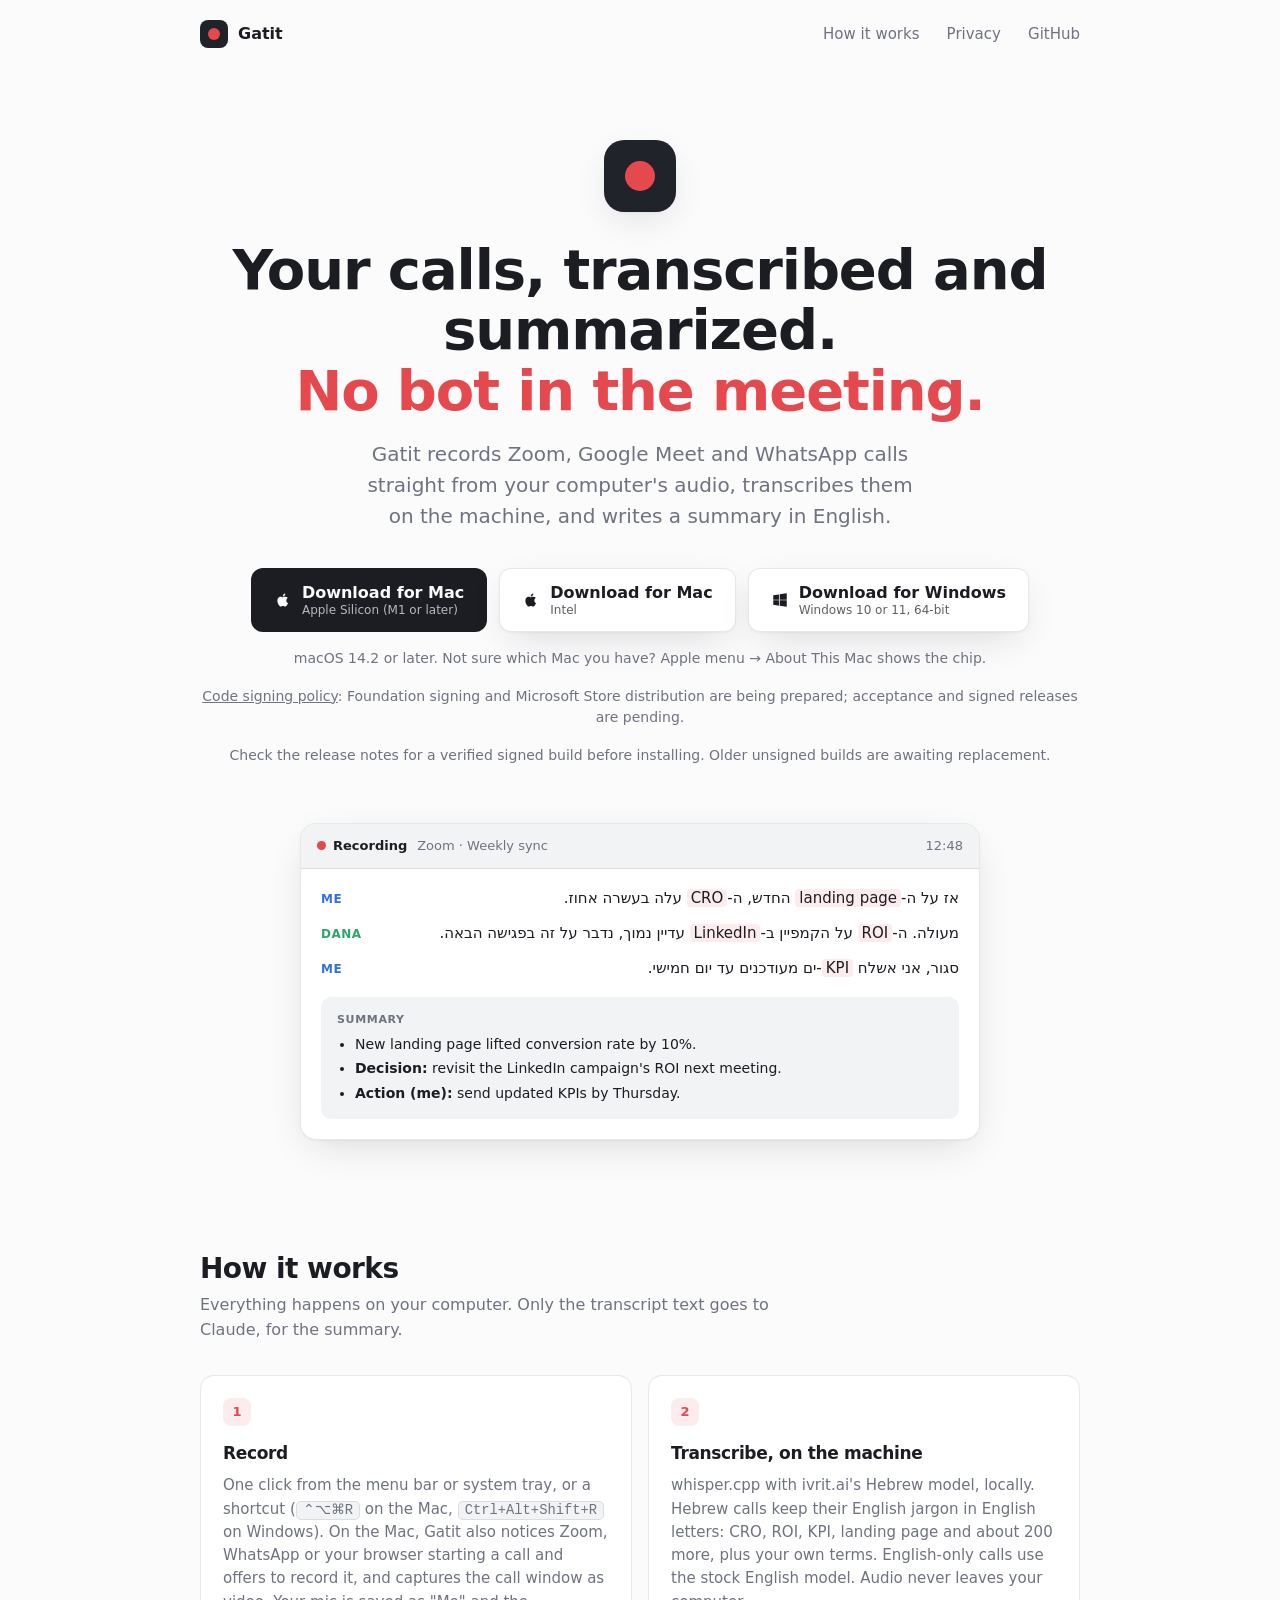
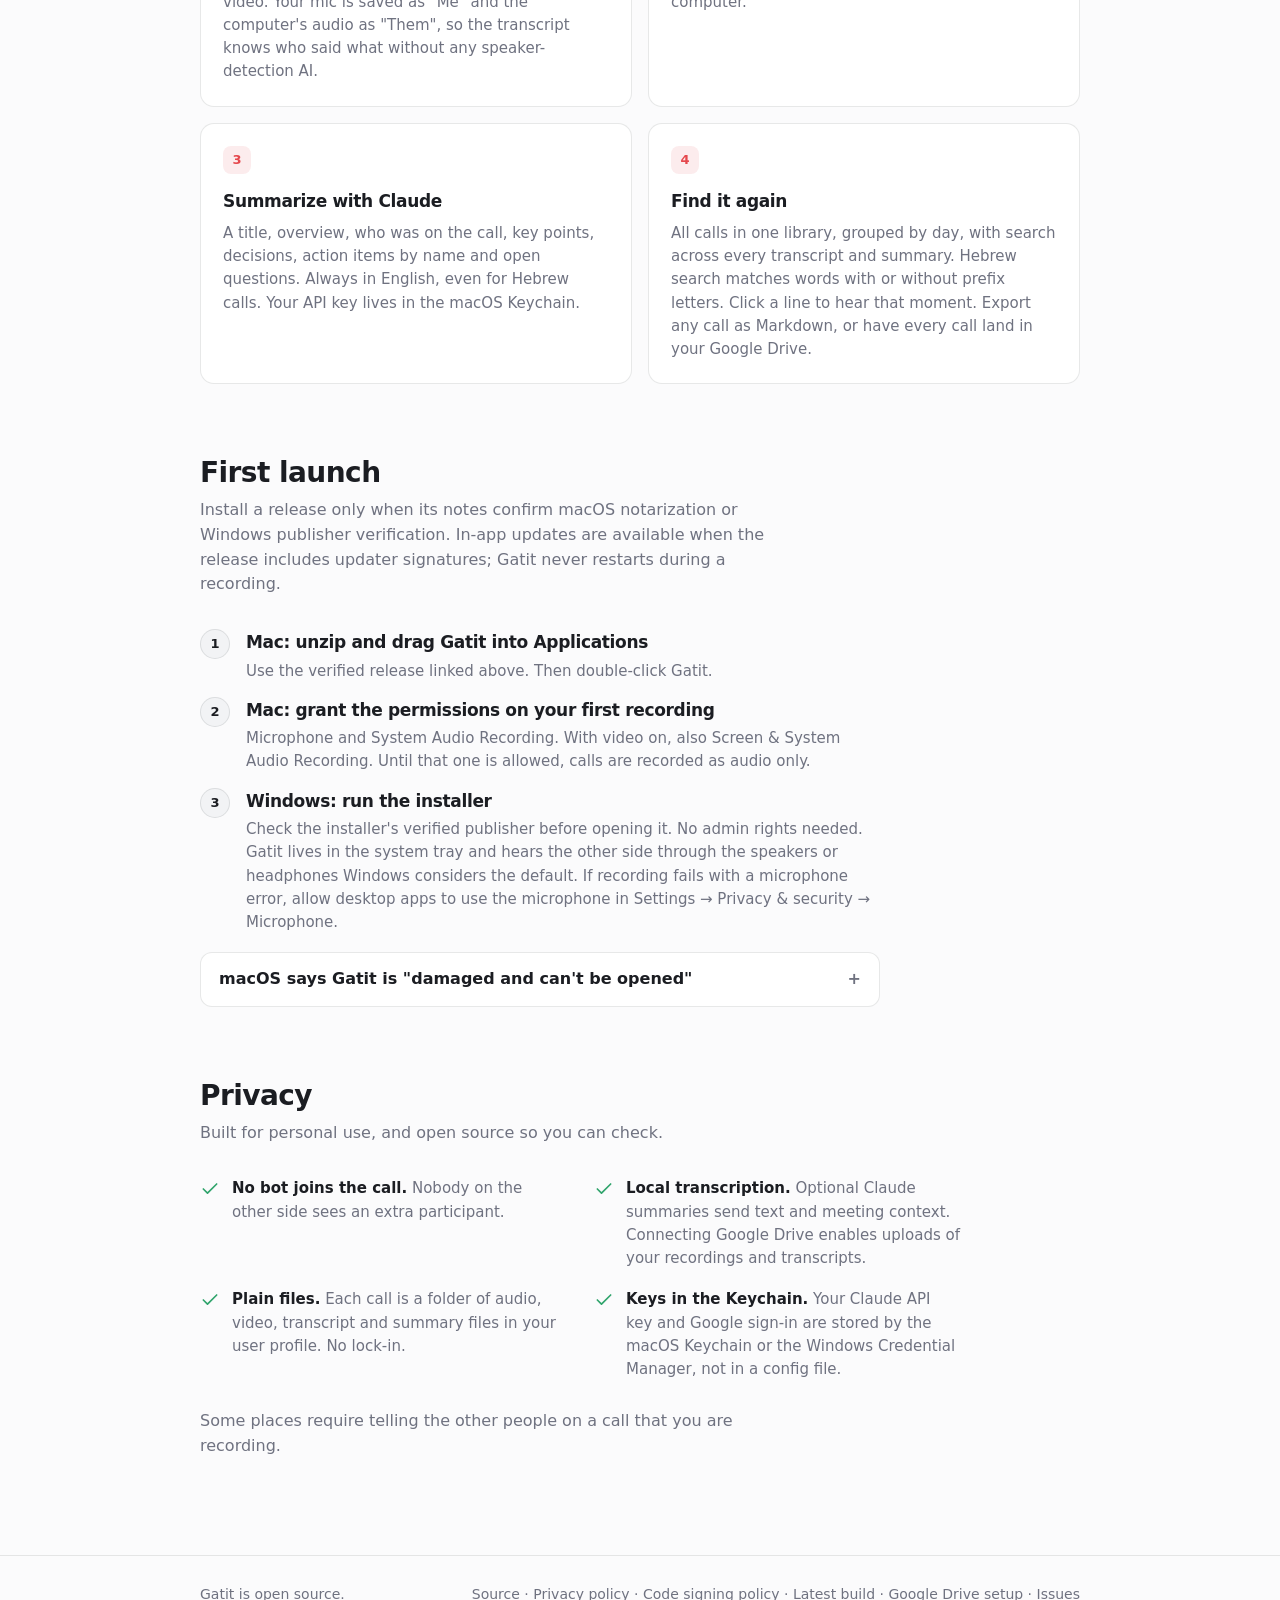
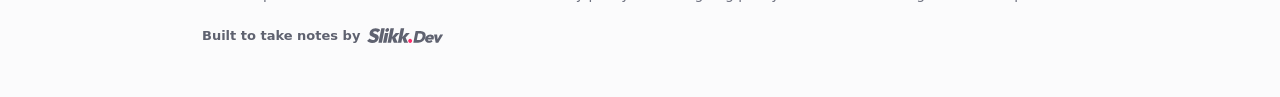
<file: site/index.html>
<!doctype html>
<html lang="en">
<head>
<meta charset="utf-8">
<meta name="viewport" content="width=device-width, initial-scale=1">
<title>Gatit</title>
<meta name="description" content="Gatit records, transcribes and summarizes your Zoom, Google Meet and WhatsApp calls on your Mac or Windows PC, without a bot joining the call.">
<meta property="og:title" content="Gatit">
<meta property="og:description" content="Record, transcribe and summarize your calls. No bot in the meeting.">
<meta property="og:type" content="website">
<link rel="icon" href="data:image/svg+xml,%3Csvg xmlns='http://www.w3.org/2000/svg' viewBox='0 0 64 64'%3E%3Crect width='64' height='64' rx='14' fill='%2320232a'/%3E%3Ccircle cx='32' cy='32' r='13' fill='%23e5484d'/%3E%3C/svg%3E">
<style>
  :root {
    color-scheme: light dark;
    --bg: #fbfbfc;
    --fg: #1b1d22;
    --muted: #6f7280;
    --credit: #5f6270;
    --line: rgba(27, 29, 34, 0.1);
    --panel: #ffffff;
    --panel-2: #f2f3f5;
    --accent: #e5484d;
    --accent-soft: rgba(229, 72, 77, 0.1);
    --me: #2f6feb;
    --them: #30a46c;
    --mark: #20232a;
    --shadow: 0 1px 2px rgba(0, 0, 0, 0.04), 0 12px 40px -12px rgba(27, 29, 34, 0.18);
  }
  @media (prefers-color-scheme: dark) {
    :root {
      --bg: #121317;
      --fg: #ececf1;
      --muted: #8b8d98;
      --credit: #9a9ca7;
      --line: rgba(236, 236, 241, 0.1);
      --panel: #1a1c22;
      --panel-2: #22252d;
      --accent-soft: rgba(229, 72, 77, 0.16);
      --me: #6ea0ff;
      --them: #4fcf8a;
      --mark: #2a2d36;
      --shadow: 0 1px 2px rgba(0, 0, 0, 0.3), 0 12px 40px -12px rgba(0, 0, 0, 0.6);
    }
  }
  * { box-sizing: border-box; }
  html { scroll-behavior: smooth; }
  body {
    margin: 0;
    background: var(--bg);
    color: var(--fg);
    font: 16px/1.55 -apple-system, BlinkMacSystemFont, "SF Pro Text", "Segoe UI", system-ui, sans-serif;
    -webkit-font-smoothing: antialiased;
    text-rendering: optimizeLegibility;
  }
  a { color: inherit; }
  .wrap { max-width: 920px; margin: 0 auto; padding: 0 20px; }
  h1, h2, h3 { font-weight: 600; letter-spacing: -0.02em; margin: 0; }
  h1 { font-size: clamp(34px, 6vw, 56px); line-height: 1.08; }
  h2 { font-size: 28px; line-height: 1.2; }
  h3 { font-size: 17px; }
  p { margin: 0; }
  .muted { color: var(--muted); }
  code, kbd {
    font-family: ui-monospace, "SF Mono", Menlo, Consolas, monospace;
    font-size: 0.92em;
  }
  kbd { border: 1px solid var(--line); border-radius: 5px; padding: 1px 6px; background: var(--panel-2); }
  code { background: var(--panel-2); border-radius: 5px; padding: 1px 5px; }

  header.top {
    display: flex; align-items: center; justify-content: space-between;
    padding: 20px 0;
  }
  .brand { display: inline-flex; align-items: center; gap: 10px; font-weight: 600; text-decoration: none; }
  .mark { width: 28px; height: 28px; border-radius: 8px; background: var(--mark); display: grid; place-items: center; }
  .mark i { width: 12px; height: 12px; border-radius: 50%; background: var(--accent); }
  nav a { text-decoration: none; color: var(--muted); margin-left: 22px; font-size: 15px; }
  nav a:hover { color: var(--fg); }

  .hero { padding: 72px 0 40px; text-align: center; }
  .hero .mark { width: 72px; height: 72px; border-radius: 20px; margin: 0 auto 28px; box-shadow: var(--shadow); }
  .hero .mark i { width: 30px; height: 30px; }
  .hero p.lead { font-size: 20px; max-width: 560px; margin: 18px auto 0; color: var(--muted); }
  .hero h1 em { font-style: normal; color: var(--accent); }

  .downloads { display: flex; flex-wrap: wrap; gap: 12px; justify-content: center; margin-top: 36px; }
  .btn {
    display: inline-flex; align-items: center; gap: 10px;
    padding: 14px 22px; border-radius: 12px; text-decoration: none; font-weight: 600;
    background: var(--fg); color: var(--bg); border: 1px solid transparent;
    transition: transform 0.12s ease, opacity 0.12s ease;
  }
  .btn:hover { transform: translateY(-1px); opacity: 0.92; }
  .btn.secondary { background: var(--panel); color: var(--fg); border-color: var(--line); box-shadow: var(--shadow); }
  .btn small { display: block; font-weight: 400; font-size: 12px; opacity: 0.7; line-height: 1.2; }
  .btn svg { width: 18px; height: 18px; flex: none; }
  .btn .label { text-align: left; line-height: 1.2; }
  .fineprint { margin-top: 16px; font-size: 14px; color: var(--muted); }
  .fineprint a { color: inherit; }
  #build-info:empty { display: none; }

  .demo {
    margin: 56px auto 0; max-width: 680px;
    background: var(--panel); border: 1px solid var(--line); border-radius: 16px;
    box-shadow: var(--shadow); overflow: hidden; text-align: left;
  }
  .demo .bar {
    display: flex; align-items: center; gap: 10px; padding: 12px 16px;
    border-bottom: 1px solid var(--line); background: var(--panel-2); font-size: 13px; color: var(--muted);
  }
  .demo .rec { display: inline-flex; align-items: center; gap: 7px; color: var(--fg); font-weight: 600; }
  .demo .rec i { width: 9px; height: 9px; border-radius: 50%; background: var(--accent); animation: pulse 1.6s ease-in-out infinite; }
  @keyframes pulse { 50% { opacity: 0.35; } }
  .demo .bar time { margin-left: auto; font-variant-numeric: tabular-nums; }
  .lines { padding: 18px 20px 6px; display: grid; gap: 12px; }
  .line { display: grid; grid-template-columns: 64px 1fr; gap: 12px; align-items: baseline; }
  .line .who { font-size: 12px; font-weight: 600; letter-spacing: 0.04em; text-transform: uppercase; }
  .line.me .who { color: var(--me); }
  .line.them .who { color: var(--them); }
  .line .what { font-size: 15px; }
  .line .what[dir="rtl"] { text-align: right; }
  .line .what b { font-weight: 500; color: var(--fg); background: var(--accent-soft); border-radius: 4px; padding: 0 4px; }
  .summary { margin: 10px 20px 20px; padding: 14px 16px; border-radius: 10px; background: var(--panel-2); font-size: 14px; }
  .summary .k { font-size: 11px; font-weight: 600; letter-spacing: 0.06em; text-transform: uppercase; color: var(--muted); margin-bottom: 6px; }
  .summary ul { margin: 0; padding-left: 18px; }
  .summary li + li { margin-top: 3px; }

  section { padding: 72px 0 0; }
  section > .wrap > h2 { margin-bottom: 8px; }
  section > .wrap > p.sub { color: var(--muted); max-width: 600px; margin-bottom: 32px; }

  .grid { display: grid; grid-template-columns: 1fr 1fr; gap: 16px; }
  .card {
    background: var(--panel); border: 1px solid var(--line); border-radius: 14px; padding: 22px;
  }
  .card .n { display: inline-grid; place-items: center; width: 28px; height: 28px; border-radius: 8px; background: var(--accent-soft); color: var(--accent); font-weight: 600; font-size: 13px; margin-bottom: 14px; }
  .card h3 { margin-bottom: 8px; }
  .card p { color: var(--muted); font-size: 15px; }

  .steps { counter-reset: s; display: grid; gap: 14px; max-width: 680px; }
  .step { display: grid; grid-template-columns: 32px 1fr; gap: 14px; align-items: start; }
  .step::before {
    counter-increment: s; content: counter(s);
    width: 28px; height: 28px; border-radius: 50%; display: grid; place-items: center;
    background: var(--panel-2); border: 1px solid var(--line); font-size: 13px; font-weight: 600;
  }
  .step h3 { margin-bottom: 4px; }
  .step p { color: var(--muted); font-size: 15px; }
  details { max-width: 680px; margin-top: 18px; border: 1px solid var(--line); border-radius: 12px; background: var(--panel); }
  summary { cursor: pointer; padding: 14px 18px; font-weight: 600; list-style: none; }
  summary::-webkit-details-marker { display: none; }
  summary::after { content: "+"; float: right; color: var(--muted); }
  details[open] summary::after { content: "–"; }
  details .body { padding: 0 18px 16px; color: var(--muted); font-size: 15px; }
  details .body p + p { margin-top: 10px; }

  .privacy { display: grid; grid-template-columns: 1fr 1fr; gap: 18px 28px; max-width: 760px; }
  .privacy div { display: grid; grid-template-columns: 22px 1fr; gap: 10px; align-items: start; color: var(--muted); font-size: 15px; }
  .privacy svg { width: 20px; height: 20px; color: var(--them); margin-top: 2px; }
  .privacy b { color: var(--fg); font-weight: 600; }

  footer { margin-top: 96px; padding: 28px 0 48px; border-top: 1px solid var(--line); color: var(--muted); font-size: 14px; }
  footer .wrap { display: flex; flex-wrap: wrap; gap: 8px 24px; justify-content: space-between; }
  footer a { text-decoration: none; }
  footer a:hover { text-decoration: underline; }
  /* Slikk.Dev attribution badge, from the canonical kit
     (github.com/SlikkDev/attribution). The wordmark paths, the dot colour,
     the link's rel and the focus ring are fixed; only the ink follows this
     page. The kit's 0.9 text opacity is left out: --credit already sits near
     the AA line on the light background. */
  footer .credit { margin-top: 16px; }
  .dsk-credit {
    all: revert;
    box-sizing: border-box;
    display: inline-flex; align-items: center; gap: .5em;
    font: 600 13px/1 -apple-system, BlinkMacSystemFont, "SF Pro Text", "Segoe UI", system-ui, sans-serif;
    color: var(--credit);
    text-decoration: none;
    padding: 6px 2px;
    border: 0; background: none;
    transition: color .18s ease;
  }
  footer a.dsk-credit:hover { text-decoration: none; }
  .dsk-credit:hover, .dsk-credit:focus-visible { color: var(--fg); }
  .dsk-credit:focus-visible { outline: 2px solid #FF2D6B; outline-offset: 3px; border-radius: 4px; }
  .dsk-credit__mark { height: 15px; width: auto; display: block; }

  @media (max-width: 600px) {
    nav a { margin-left: 14px; font-size: 14px; }
    .hero { padding-top: 48px; }
    .btn { width: 100%; justify-content: center; }
    .grid, .privacy { grid-template-columns: 1fr; }
    .line { grid-template-columns: 1fr; gap: 2px; }
    section { padding-top: 56px; }
  }
  @media (prefers-reduced-motion: reduce) {
    html { scroll-behavior: auto; }
    .demo .rec i { animation: none; }
    .btn { transition: none; }
    .dsk-credit { transition: none; }
  }
</style>
</head>
<body>

<div class="wrap">
  <header class="top">
    <a class="brand" href="#"><span class="mark"><i></i></span>Gatit</a>
    <nav>
      <a href="#how">How it works</a>
      <a href="#privacy">Privacy</a>
      <a href="https://github.com/SlikkDev/gatit">GitHub</a>
    </nav>
  </header>

  <main>
    <div class="hero">
      <span class="mark"><i></i></span>
      <h1>Your calls, transcribed and summarized.<br><em>No bot in the meeting.</em></h1>
      <p class="lead">Gatit records Zoom, Google Meet and WhatsApp calls straight from your computer's audio, transcribes them on the machine, and writes a summary in English.</p>

      <div class="downloads">
        <a class="btn" id="dl-arm" href="https://github.com/SlikkDev/gatit/releases/download/latest/Gatit-macos-apple-silicon.zip">
          <svg viewBox="0 0 24 24" fill="currentColor" aria-hidden="true"><path d="M16.37 12.6c-.02-2.2 1.8-3.26 1.88-3.31-1.03-1.5-2.62-1.7-3.19-1.73-1.36-.14-2.65.8-3.34.8-.69 0-1.75-.78-2.88-.76-1.48.02-2.85.86-3.61 2.19-1.54 2.67-.39 6.63 1.11 8.8.73 1.06 1.6 2.25 2.75 2.21 1.1-.04 1.52-.71 2.85-.71 1.33 0 1.71.71 2.88.69 1.19-.02 1.94-1.08 2.67-2.15.84-1.23 1.19-2.42 1.21-2.48-.03-.01-2.32-.89-2.33-3.55zM14.2 6.13c.61-.74 1.02-1.76.9-2.78-.88.04-1.94.58-2.57 1.32-.56.65-1.06 1.7-.93 2.7.98.08 1.98-.5 2.6-1.24z"/></svg>
          <span class="label">Download for Mac<small>Apple Silicon (M1 or later)</small></span>
        </a>
        <a class="btn secondary" id="dl-intel" href="https://github.com/SlikkDev/gatit/releases/download/latest/Gatit-macos-intel.zip">
          <svg viewBox="0 0 24 24" fill="currentColor" aria-hidden="true"><path d="M16.37 12.6c-.02-2.2 1.8-3.26 1.88-3.31-1.03-1.5-2.62-1.7-3.19-1.73-1.36-.14-2.65.8-3.34.8-.69 0-1.75-.78-2.88-.76-1.48.02-2.85.86-3.61 2.19-1.54 2.67-.39 6.63 1.11 8.8.73 1.06 1.6 2.25 2.75 2.21 1.1-.04 1.52-.71 2.85-.71 1.33 0 1.71.71 2.88.69 1.19-.02 1.94-1.08 2.67-2.15.84-1.23 1.19-2.42 1.21-2.48-.03-.01-2.32-.89-2.33-3.55zM14.2 6.13c.61-.74 1.02-1.76.9-2.78-.88.04-1.94.58-2.57 1.32-.56.65-1.06 1.7-.93 2.7.98.08 1.98-.5 2.6-1.24z"/></svg>
          <span class="label">Download for Mac<small>Intel</small></span>
        </a>
        <a class="btn secondary" id="dl-win" href="https://github.com/SlikkDev/gatit/releases/download/latest/Gatit-windows-setup.exe">
          <svg viewBox="0 0 24 24" fill="currentColor" aria-hidden="true"><path d="M3 5.6 10.6 4.5v7.1H3zM11.6 4.4 21 3v8.6h-9.4zM3 12.4h7.6v7.1L3 18.4zM11.6 12.4H21V21l-9.4-1.4z"/></svg>
          <span class="label">Download for Windows<small>Windows 10 or 11, 64-bit</small></span>
        </a>
      </div>
      <p class="fineprint">macOS 14.2 or later. Not sure which Mac you have? Apple menu → About This Mac shows the chip. <span id="build-info"></span></p>
      <p class="fineprint"><a href="code-signing.html">Code signing policy</a>: Foundation signing and Microsoft Store distribution are being prepared; acceptance and signed releases are pending.</p>
      <p class="fineprint">Check the release notes for a verified signed build before installing. Older unsigned builds are awaiting replacement.</p>

      <div class="demo" aria-label="Example transcript">
        <div class="bar">
          <span class="rec"><i></i>Recording</span>
          <span>Zoom · Weekly sync</span>
          <time>12:48</time>
        </div>
        <div class="lines">
          <div class="line me"><span class="who">Me</span><span class="what" dir="rtl" lang="he">אז על ה-<b>landing page</b> החדש, ה-<b>CRO</b> עלה בעשרה אחוז.</span></div>
          <div class="line them"><span class="who">Dana</span><span class="what" dir="rtl" lang="he">מעולה. ה-<b>ROI</b> על הקמפיין ב-<b>LinkedIn</b> עדיין נמוך, נדבר על זה בפגישה הבאה.</span></div>
          <div class="line me"><span class="who">Me</span><span class="what" dir="rtl" lang="he">סגור, אני אשלח <b>KPI</b>-ים מעודכנים עד יום חמישי.</span></div>
        </div>
        <div class="summary">
          <div class="k">Summary</div>
          <ul>
            <li>New landing page lifted conversion rate by 10%.</li>
            <li><b>Decision:</b> revisit the LinkedIn campaign's ROI next meeting.</li>
            <li><b>Action (me):</b> send updated KPIs by Thursday.</li>
          </ul>
        </div>
      </div>
    </div>

    <section id="how">
      <div class="wrap" style="padding:0">
        <h2>How it works</h2>
        <p class="sub">Everything happens on your computer. Only the transcript text goes to Claude, for the summary.</p>
        <div class="grid">
          <div class="card">
            <span class="n">1</span>
            <h3>Record</h3>
            <p>One click from the menu bar or system tray, or a shortcut (<kbd>⌃⌥⌘R</kbd> on the Mac, <kbd>Ctrl+Alt+Shift+R</kbd> on Windows). On the Mac, Gatit also notices Zoom, WhatsApp or your browser starting a call and offers to record it, and captures the call window as video. Your mic is saved as "Me" and the computer's audio as "Them", so the transcript knows who said what without any speaker-detection AI.</p>
          </div>
          <div class="card">
            <span class="n">2</span>
            <h3>Transcribe, on the machine</h3>
            <p>whisper.cpp with ivrit.ai's Hebrew model, locally. Hebrew calls keep their English jargon in English letters: CRO, ROI, KPI, landing page and about 200 more, plus your own terms. English-only calls use the stock English model. Audio never leaves your computer.</p>
          </div>
          <div class="card">
            <span class="n">3</span>
            <h3>Summarize with Claude</h3>
            <p>A title, overview, who was on the call, key points, decisions, action items by name and open questions. Always in English, even for Hebrew calls. Your API key lives in the macOS Keychain.</p>
          </div>
          <div class="card">
            <span class="n">4</span>
            <h3>Find it again</h3>
            <p>All calls in one library, grouped by day, with search across every transcript and summary. Hebrew search matches words with or without prefix letters. Click a line to hear that moment. Export any call as Markdown, or have every call land in your Google Drive.</p>
          </div>
        </div>
      </div>
    </section>

    <section id="install">
      <div class="wrap" style="padding:0">
        <h2>First launch</h2>
        <p class="sub">Install a release only when its notes confirm macOS notarization or Windows publisher verification. In-app updates are available when the release includes updater signatures; Gatit never restarts during a recording.</p>
        <div class="steps">
          <div class="step"><div><h3>Mac: unzip and drag Gatit into Applications</h3><p>Use the verified release linked above. Then double-click Gatit.</p></div></div>
          <div class="step"><div><h3>Mac: grant the permissions on your first recording</h3><p>Microphone and System Audio Recording. With video on, also Screen &amp; System Audio Recording. Until that one is allowed, calls are recorded as audio only.</p></div></div>
          <div class="step"><div><h3>Windows: run the installer</h3><p>Check the installer's verified publisher before opening it. No admin rights needed. Gatit lives in the system tray and hears the other side through the speakers or headphones Windows considers the default. If recording fails with a microphone error, allow desktop apps to use the microphone in Settings → Privacy &amp; security → Microphone.</p></div></div>
        </div>
        <details>
          <summary>macOS says Gatit is "damaged and can't be opened"</summary>
          <div class="body">
            <p>Stop and check that you downloaded a release whose notes confirm signing and notarization. Report the version and warning so we can investigate.</p>
            <p>The same applies to Windows publisher or SmartScreen warnings; reputation and organization policies can still affect a newly signed release.</p>
          </div>
        </details>
      </div>
    </section>

    <section id="privacy">
      <div class="wrap" style="padding:0">
        <h2>Privacy</h2>
        <p class="sub">Built for personal use, and open source so you can check.</p>
        <div class="privacy">
          <div><svg viewBox="0 0 24 24" fill="none" stroke="currentColor" stroke-width="2" stroke-linecap="round" stroke-linejoin="round" aria-hidden="true"><path d="M20 6 9 17l-5-5"/></svg><p><b>No bot joins the call.</b> Nobody on the other side sees an extra participant.</p></div>
          <div><svg viewBox="0 0 24 24" fill="none" stroke="currentColor" stroke-width="2" stroke-linecap="round" stroke-linejoin="round" aria-hidden="true"><path d="M20 6 9 17l-5-5"/></svg><p><b>Local transcription.</b> Optional Claude summaries send text and meeting context. Connecting Google Drive enables uploads of your recordings and transcripts.</p></div>
          <div><svg viewBox="0 0 24 24" fill="none" stroke="currentColor" stroke-width="2" stroke-linecap="round" stroke-linejoin="round" aria-hidden="true"><path d="M20 6 9 17l-5-5"/></svg><p><b>Plain files.</b> Each call is a folder of audio, video, transcript and summary files in your user profile. No lock-in.</p></div>
          <div><svg viewBox="0 0 24 24" fill="none" stroke="currentColor" stroke-width="2" stroke-linecap="round" stroke-linejoin="round" aria-hidden="true"><path d="M20 6 9 17l-5-5"/></svg><p><b>Keys in the Keychain.</b> Your Claude API key and Google sign-in are stored by the macOS Keychain or the Windows Credential Manager, not in a config file.</p></div>
        </div>
        <p class="sub" style="margin-top:28px">Some places require telling the other people on a call that you are recording.</p>
      </div>
    </section>
  </main>
</div>

<footer>
  <div class="wrap">
    <span>Gatit is open source.</span>
    <span>
      <a href="https://github.com/SlikkDev/gatit">Source</a> ·
      <a href="privacy.html">Privacy policy</a> ·
      <a href="code-signing.html">Code signing policy</a> ·
      <a href="https://github.com/SlikkDev/gatit/releases/tag/latest">Latest build</a> ·
      <a href="https://github.com/SlikkDev/gatit/blob/main/docs/google-drive.md">Google Drive setup</a> ·
      <a href="https://github.com/SlikkDev/gatit/issues">Issues</a>
    </span>
  </div>
  <div class="wrap credit">
    <a
      class="dsk-credit"
      href="https://slikk.dev/"
      target="_blank"
      rel="nofollow noopener noreferrer"
      aria-label="Built to take notes by Slikk.Dev (opens slikk.dev in a new tab)"
    >
      <span class="dsk-credit__text">Built to take notes by</span>
      <svg class="dsk-credit__mark" viewBox="25 -738 3844 756" aria-hidden="true" focusable="false">
        <path fill="currentColor" d="M282 12Q193 12 134 -16Q74 -43 31 -101L167 -214Q196 -176 234 -156Q272 -135 325 -135Q370 -135 397 -151Q425 -166 430 -193Q435 -218 420 -235Q406 -251 379 -263Q352 -276 318 -287Q285 -299 254 -316Q222 -332 197 -356Q172 -380 161 -416Q151 -452 161 -505Q175 -572 217 -621Q259 -669 322 -695Q385 -720 462 -720Q539 -720 599 -695Q659 -669 692 -623L555 -510Q529 -542 500 -558Q470 -574 430 -574Q394 -574 370 -561Q346 -548 342 -524Q337 -500 352 -485Q367 -470 394 -458Q421 -447 454 -435Q487 -423 519 -407Q551 -390 576 -366Q600 -340 611 -303Q621 -265 610 -210Q589 -105 503 -47Q416 12 282 12Z M602 0 747 -729H922L776 0Z M832 0 930 -489H1104L1006 0ZM1028 -546Q989 -546 968 -572Q948 -599 956 -638Q964 -678 995 -705Q1026 -732 1066 -732Q1106 -732 1126 -705Q1146 -678 1138 -638Q1130 -599 1099 -572Q1069 -546 1028 -546Z M1376 0 1274 -256 1473 -489H1664L1422 -226L1439 -290L1576 0ZM1062 0 1208 -729H1383L1237 0Z M1894 0 1792 -256 1991 -489H2182L1940 -226L1957 -290L2094 0ZM1580 0 1726 -729H1901L1755 0Z M2459 0 2485 -128H2626Q2676 -128 2717 -147Q2757 -166 2785 -204Q2813 -241 2823 -295Q2834 -349 2821 -386Q2808 -422 2775 -442Q2743 -461 2693 -461H2545L2571 -588H2719Q2787 -588 2840 -567Q2894 -546 2928 -507Q2963 -468 2975 -414Q2988 -360 2975 -294Q2961 -228 2927 -174Q2893 -120 2843 -81Q2793 -42 2732 -21Q2670 0 2603 0ZM2359 0 2477 -588H2626L2508 0Z M3147 10Q3078 10 3031 -17Q2984 -44 2964 -93Q2944 -141 2957 -203Q2969 -264 3008 -312Q3046 -360 3102 -388Q3158 -415 3221 -415Q3283 -415 3325 -389Q3367 -363 3385 -317Q3402 -271 3391 -212Q3388 -200 3384 -187Q3381 -175 3374 -158L3015 -156L3034 -249L3335 -251L3262 -211Q3268 -245 3263 -267Q3259 -289 3244 -300Q3228 -312 3202 -312Q3175 -312 3152 -299Q3129 -286 3114 -261Q3098 -237 3091 -203Q3084 -168 3091 -144Q3098 -120 3117 -107Q3136 -95 3168 -95Q3197 -95 3222 -104Q3247 -114 3269 -135L3330 -60Q3293 -25 3246 -8Q3200 10 3147 10Z M3488 0 3404 -406H3559L3595 -64H3536L3709 -406H3862L3615 0Z"/>
        <path fill="#FF2D6B" d="M2200 12Q2157 12 2129 -18Q2100 -47 2100 -90Q2100 -133 2129 -162Q2157 -191 2200 -191Q2244 -191 2272 -162Q2300 -133 2300 -90Q2300 -47 2272 -18Q2244 12 2200 12Z"/>
      </svg>
    </a>
  </div>
</footer>

<script>
  // Show when the latest build was published. Quietly skips if the API is unreachable.
  fetch("https://api.github.com/repos/SlikkDev/gatit/releases/tags/latest", { headers: { Accept: "application/vnd.github+json" } })
    .then(r => r.ok ? r.json() : null)
    .then(rel => {
      if (!rel || !rel.published_at) return;
      const when = new Date(rel.published_at).toLocaleDateString(undefined, { year: "numeric", month: "short", day: "numeric" });
      document.getElementById("build-info").textContent = "Latest build: " + when + ".";
    })
    .catch(() => {});
</script>
</body>
</html>
</file>
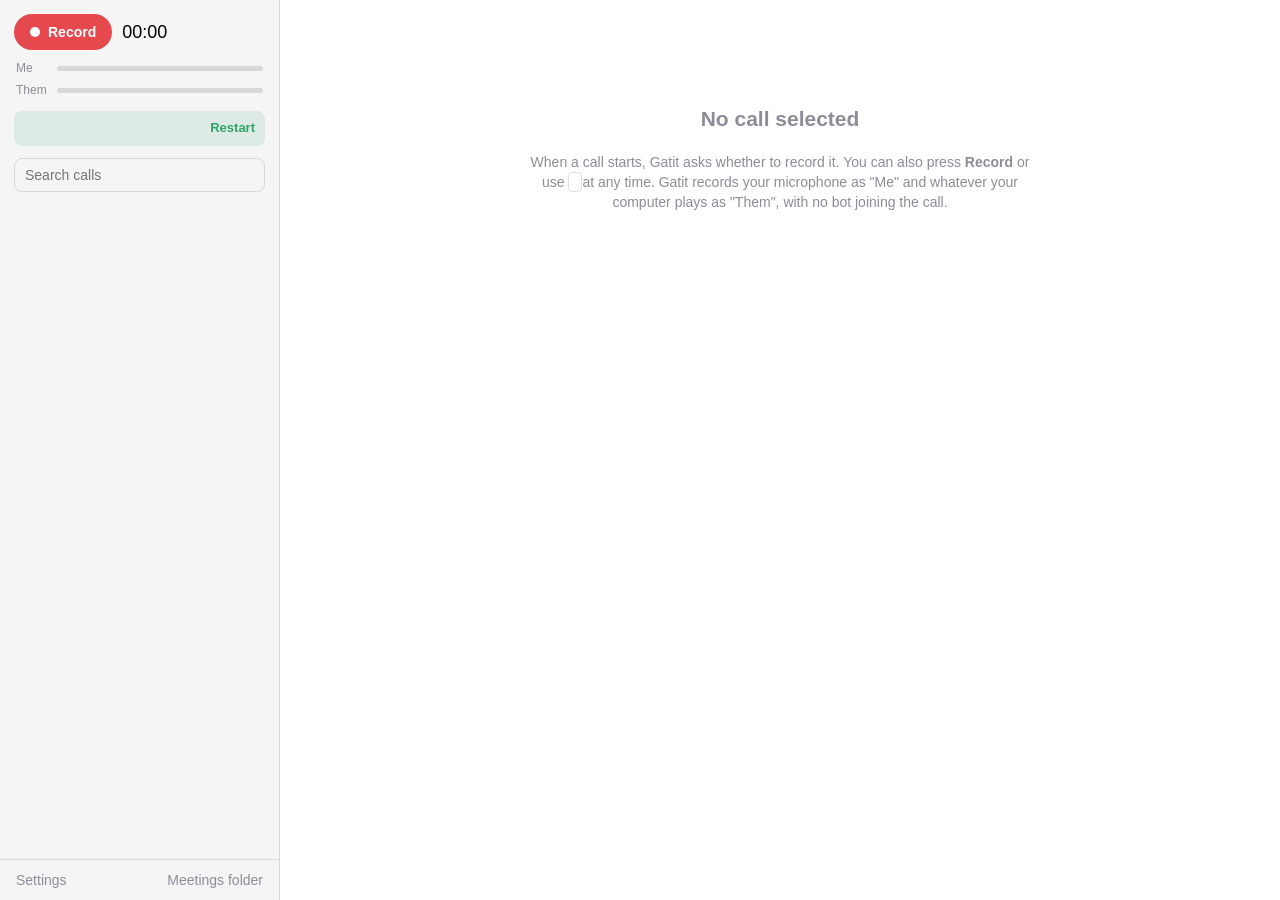
<file: app/ui/index.html>
<!doctype html>
<html lang="en">
<head>
  <meta charset="utf-8">
  <title>Gatit</title>
  <link rel="stylesheet" href="styles.css">
</head>
<body>
  <aside id="sidebar">
    <div class="record-bar">
      <button id="record" class="record" title="Start or stop recording">
        <span class="dot"></span><span id="record-label">Record</span>
      </button>
      <span id="timer">00:00</span>
    </div>
    <div class="meters" id="meters" hidden>
      <span>Me</span><div class="meter"><div id="meter-mic"></div></div>
      <span>Them</span><div class="meter"><div id="meter-system"></div></div>
    </div>
    <div id="notice" class="notice" hidden></div>
    <div id="update" class="update" hidden><span id="update-text"></span> <button id="restart" class="link">Restart</button></div>
    <input id="search" type="search" placeholder="Search calls" autocomplete="off">
    <nav id="meetings"></nav>
    <footer>
      <button id="open-settings" class="link">Settings</button>
      <button id="open-folder" class="link">Meetings folder</button>
    </footer>
  </aside>

  <main id="main">
    <section id="empty" class="empty">
      <h2>No call selected</h2>
      <p id="empty-intro">When a call starts, Gatit asks whether to record it. You can also press <b>Record</b> or use <kbd id="shortcut-hint"></kbd> at any time. Gatit records your microphone as "Me" and whatever your computer plays as "Them", with no bot joining the call.</p>
      <p id="empty-hint" class="muted"></p>
    </section>

    <section id="detail" hidden>
      <header class="detail-header">
        <input id="title" class="title" spellcheck="false">
        <input id="participants" class="participants" placeholder="Who else was on the call?" spellcheck="false" title="The other people on the call. With one name, their lines in the transcript carry it.">
        <div class="meta">
          <span id="when"></span>
          <select id="source-app">
            <option value="">Unknown app</option>
            <option>Zoom</option>
            <option>Meet</option>
            <option>WhatsApp</option>
            <option>Phone</option>
            <option>Other</option>
          </select>
          <span id="status-pill" class="pill"></span>
        </div>
        <div id="progress" class="progress" hidden>
          <div class="bar"><div id="progress-fill"></div></div>
          <span id="progress-label"></span>
        </div>
        <div id="error" class="error" hidden></div>
        <div id="drive-line" class="drive" hidden></div>
        <div class="actions">
          <button id="summarize">Summarize</button>
          <button id="copy-summary">Copy summary</button>
          <button id="transcribe" title="Transcribe again">Re-transcribe</button>
          <select id="language" title="Transcription language">
            <option value="he">Hebrew</option>
            <option value="en">English</option>
            <option value="auto">Auto</option>
          </select>
          <button id="reveal">Show in Finder</button>
          <button id="delete" class="danger">Delete</button>
        </div>
      </header>

      <video id="video" class="video" muted playsinline preload="metadata" hidden></video>
      <div class="player" id="player" hidden>
        <button id="play" class="play">▶</button>
        <input id="seek" type="range" min="0" max="100" value="0" step="0.1">
        <span id="player-time">00:00</span>
      </div>

      <article id="summary" class="summary"></article>
      <article id="transcript" class="transcript"></article>
    </section>

    <section id="settings" hidden>
      <h2>Settings</h2>

      <h3>You</h3>
      <label>Your name
        <input id="s-name" placeholder="As it should appear in transcripts" autocomplete="off">
        <small>Shown instead of "Me" on your lines, and told to Claude so summaries name you.</small>
      </label>

      <h3>Recording</h3>
      <label><input id="s-ask" type="checkbox"> Ask to record when a Zoom, Meet or WhatsApp call starts
        <small>A small pop-up appears in the top-right corner. Gatit notices calls by which app is using the microphone; it never joins them.</small>
      </label>
      <label>Start/stop shortcut
        <input id="s-shortcut" placeholder="Control+Alt+Super+R">
        <small id="shortcut-help">Use Tauri key names, for example <code>Control+Alt+Super+R</code> (Super is the Command key).</small>
      </label>
      <label><input id="s-video" type="checkbox"> Also record the call's video (Zoom, Meet or WhatsApp window)</label>

      <h3>Transcription</h3>
      <label>Language of new calls
        <select id="s-language">
          <option value="he">Hebrew (with English terms)</option>
          <option value="en">English</option>
          <option value="auto">Detect from the call</option>
        </select>
      </label>
      <label>Hebrew model
        <select id="s-model">
          <option value="compressed">Compressed (faster, recommended on Intel Macs and Windows)</option>
          <option value="full">Full (slower, slightly more accurate)</option>
        </select>
      </label>
      <label>When to transcribe
        <select id="s-when">
          <option value="now">Right after the call</option>
          <option value="on_power">When plugged in</option>
          <option value="manual">Only when I ask</option>
        </select>
      </label>
      <div id="models" class="models"></div>
      <label><input id="s-builtin-vocab" type="checkbox"> Keep English terms said in Hebrew in English letters
        <small>A built-in list of business, marketing and tech terms Israelis say in English (KPI, landing page, LinkedIn…). Everyday loanwords like מייל or פידבק stay in Hebrew.</small>
      </label>
      <details class="vocab-list">
        <summary id="builtin-vocab-summary">See the built-in terms</summary>
        <div id="builtin-vocab"></div>
      </details>
      <label>Your own terms (one per line: <code>Term = Hebrew spelling, another spelling</code>)
        <textarea id="s-vocab" rows="6" spellcheck="false"></textarea>
        <small>Names, products and jargon from your own calls. They're given to Whisper as a hint first, and the Hebrew-letter spellings you list are rewritten to the term.</small>
      </label>

      <h3>Summaries</h3>
      <label>Claude API key
        <input id="s-key" type="password" placeholder="sk-ant-…" autocomplete="off">
        <small id="key-status"></small>
      </label>
      <label><input id="s-auto" type="checkbox"> Summarize automatically after transcribing</label>
      <label>Claude model <input id="s-claude-model"></label>
      <button id="edit-prompt" class="link">Edit the summary instructions</button>

      <h3>Google Drive</h3>
      <div id="drive-connected" hidden>
        <p id="drive-account"></p>
        <label><input id="s-drive-upload" type="checkbox"> Upload every call to Google Drive automatically</label>
        <small>Each call becomes a folder in your Drive, <code>Gatit / date / time and title</code>, holding the same files as the meetings folder. The folder is renamed when the title changes.</small>
        <button id="drive-disconnect" class="link">Disconnect Google Drive</button>
      </div>
      <div id="drive-setup" hidden>
        <p class="muted">Gatit uploads through your own Google Cloud project, so no one else's keys are involved. It only ever sees the files it created. <button id="drive-guide" class="link">Setup guide</button></p>
        <label>OAuth client ID
          <input id="s-drive-id" placeholder="….apps.googleusercontent.com" autocomplete="off" spellcheck="false">
        </label>
        <label>OAuth client secret
          <input id="s-drive-secret" type="password" autocomplete="off">
          <small>Both are stored in the macOS Keychain. Signing in opens your browser.</small>
        </label>
        <button id="drive-connect">Connect Google Drive</button>
        <small id="drive-message"></small>
      </div>

      <div class="actions">
        <button id="save-settings" class="primary">Save</button>
        <button id="close-settings">Cancel</button>
      </div>
      <p id="settings-message" class="muted"></p>
      <p id="about" class="muted"></p>
    </section>
  </main>

  <script src="main.js"></script>
</body>
</html>
</file>
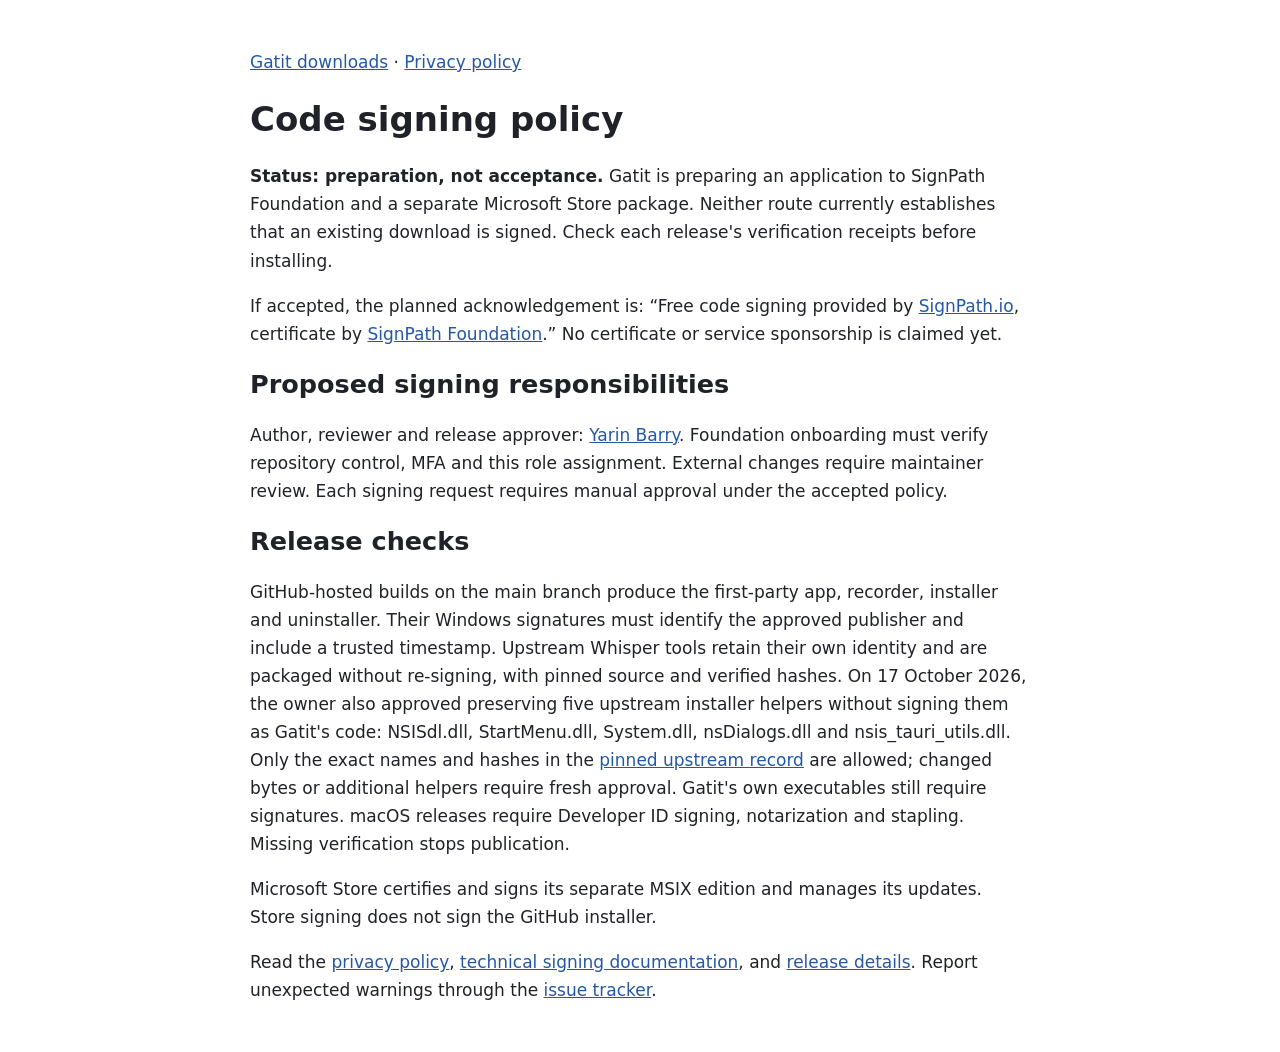
<file: site/code-signing.html>
<!doctype html>
<html lang="en"><head><meta charset="utf-8"><meta name="viewport" content="width=device-width, initial-scale=1"><title>Gatit code signing policy</title><style>body{font:17px/1.65 system-ui,sans-serif;max-width:780px;margin:48px auto;padding:0 24px;color:#20222a}a{color:#2458a5}h1,h2{line-height:1.2}li{margin:10px 0}</style></head>
<body><nav><a href="./">Gatit downloads</a> · <a href="privacy.html">Privacy policy</a></nav><main><h1>Code signing policy</h1>
<p><b>Status: preparation, not acceptance.</b> Gatit is preparing an application to SignPath Foundation and a separate Microsoft Store package. Neither route currently establishes that an existing download is signed. Check each release's verification receipts before installing.</p>
<p>If accepted, the planned acknowledgement is: “Free code signing provided by <a href="https://about.signpath.io/">SignPath.io</a>, certificate by <a href="https://signpath.org/">SignPath Foundation</a>.” No certificate or service sponsorship is claimed yet.</p>
<h2>Proposed signing responsibilities</h2><p>Author, reviewer and release approver: <a href="https://github.com/Sweatpantslife">Yarin Barry</a>. Foundation onboarding must verify repository control, MFA and this role assignment. External changes require maintainer review. Each signing request requires manual approval under the accepted policy.</p>
<h2>Release checks</h2><p>GitHub-hosted builds on the main branch produce the first-party app, recorder, installer and uninstaller. Their Windows signatures must identify the approved publisher and include a trusted timestamp. Upstream Whisper tools retain their own identity and are packaged without re-signing, with pinned source and verified hashes. On 17 October 2026, the owner also approved preserving five upstream installer helpers without signing them as Gatit's code: NSISdl.dll, StartMenu.dll, System.dll, nsDialogs.dll and nsis_tauri_utils.dll. Only the exact names and hashes in the <a href="https://github.com/SlikkDev/gatit/blob/main/packaging/windows/nsis-upstream.json">pinned upstream record</a> are allowed; changed bytes or additional helpers require fresh approval. Gatit's own executables still require signatures. macOS releases require Developer ID signing, notarization and stapling. Missing verification stops publication.</p><p>Microsoft Store certifies and signs its separate MSIX edition and manages its updates. Store signing does not sign the GitHub installer.</p><p>Read the <a href="privacy.html">privacy policy</a>, <a href="https://github.com/SlikkDev/gatit/blob/main/docs/signing.md">technical signing documentation</a>, and <a href="https://github.com/SlikkDev/gatit/releases/tag/latest">release details</a>. Report unexpected warnings through the <a href="https://github.com/SlikkDev/gatit/issues">issue tracker</a>.</p></main></body></html>
</file>
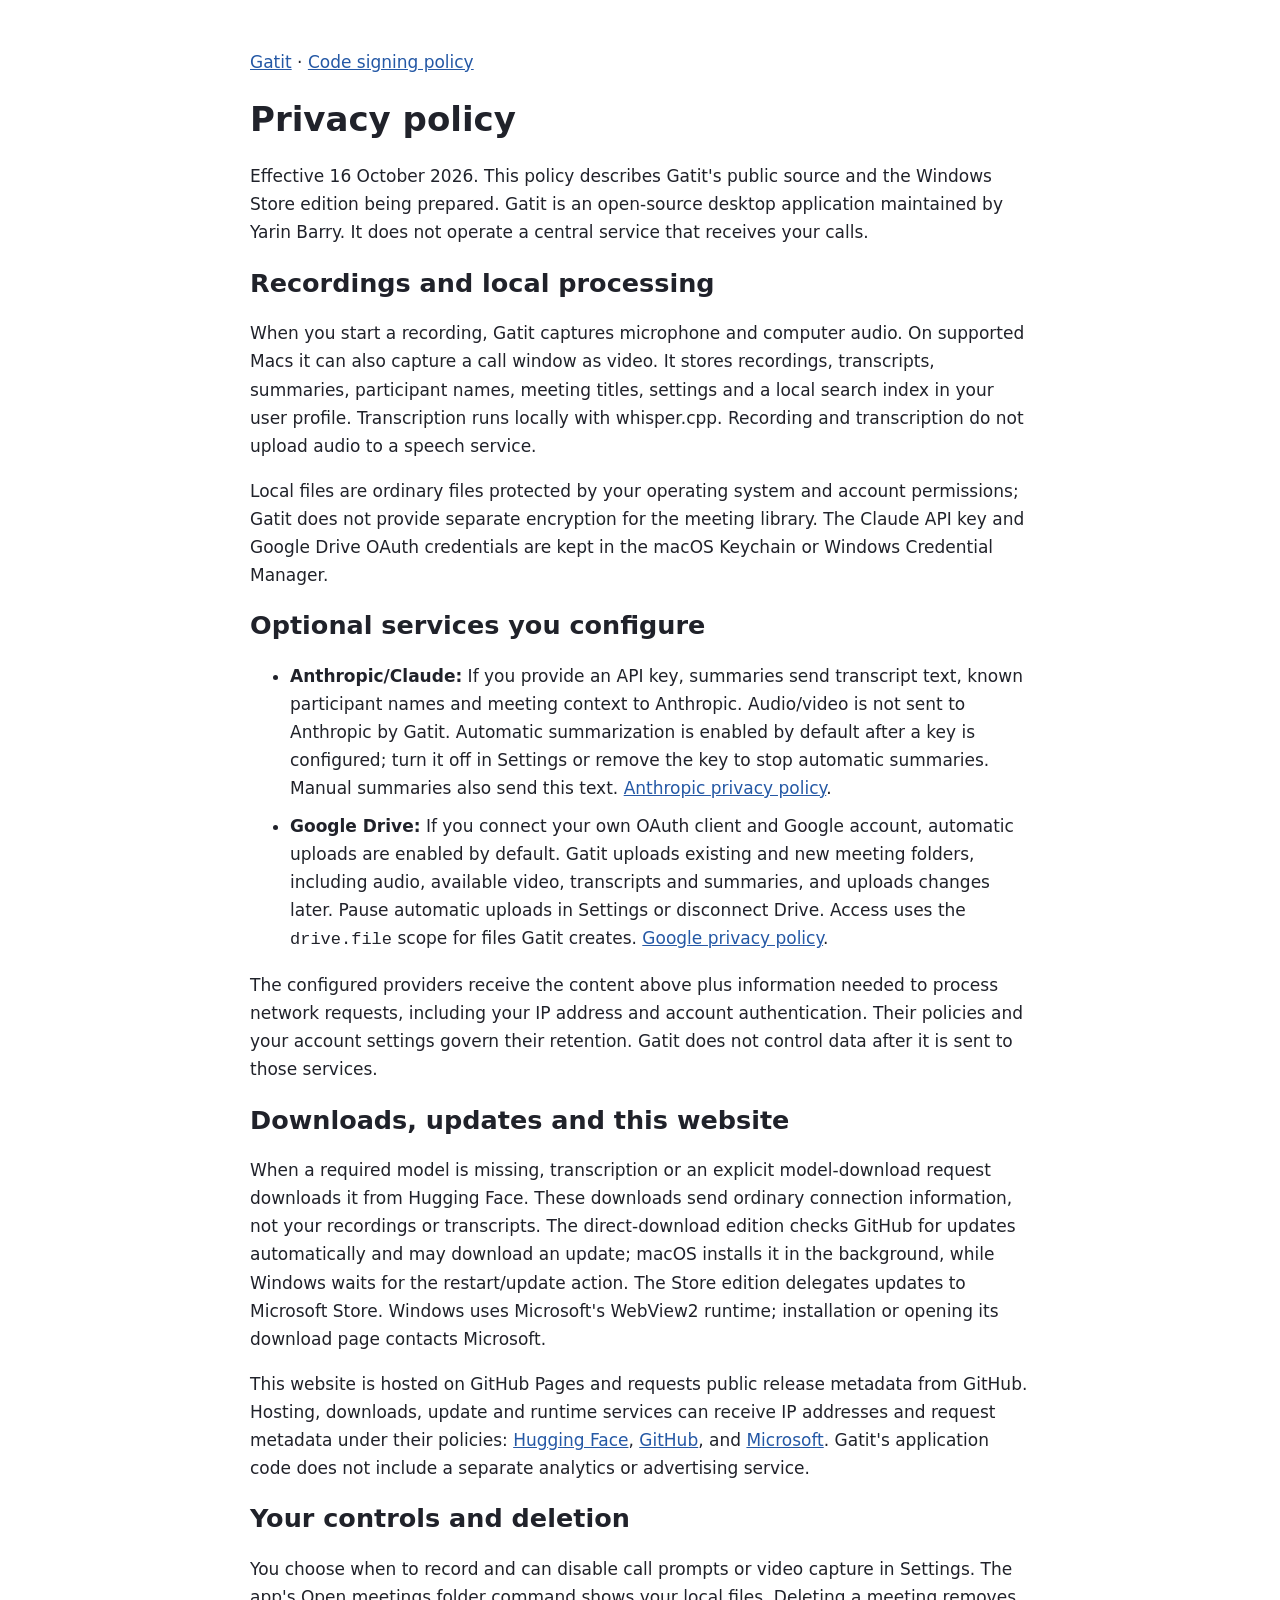
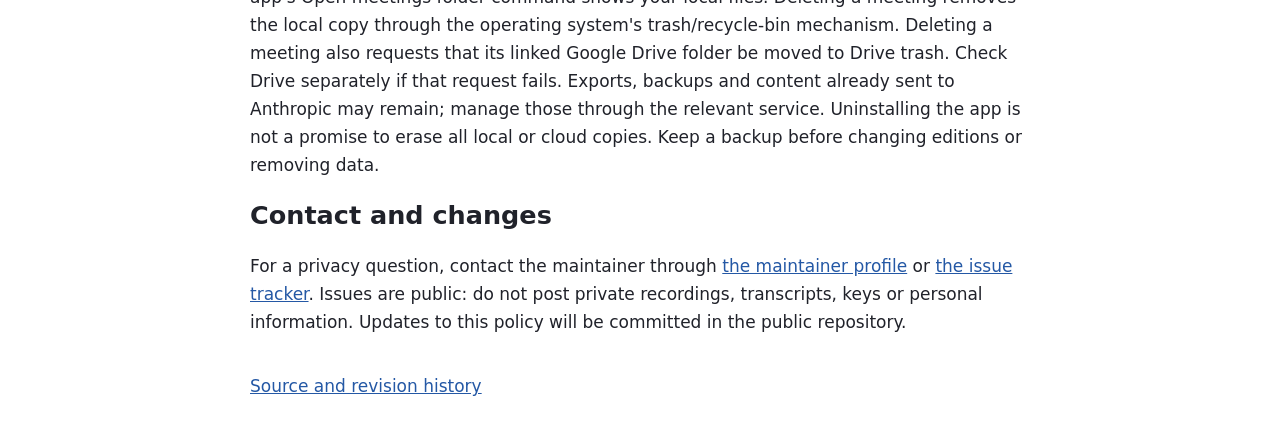
<file: site/privacy.html>
<!doctype html>
<html lang="en"><head><meta charset="utf-8"><meta name="viewport" content="width=device-width, initial-scale=1"><title>Gatit privacy policy</title><style>body{font:17px/1.65 system-ui,sans-serif;max-width:780px;margin:48px auto;padding:0 24px;color:#20222a}a{color:#2458a5}h1,h2{line-height:1.2}li{margin:10px 0}footer{margin:36px 0;color:#555}</style></head>
<body><nav><a href="./">Gatit</a> · <a href="code-signing.html">Code signing policy</a></nav><main>
<h1>Privacy policy</h1><p>Effective 16 October 2026. This policy describes Gatit's public source and the Windows Store edition being prepared. Gatit is an open-source desktop application maintained by Yarin Barry. It does not operate a central service that receives your calls.</p>
<h2>Recordings and local processing</h2><p>When you start a recording, Gatit captures microphone and computer audio. On supported Macs it can also capture a call window as video. It stores recordings, transcripts, summaries, participant names, meeting titles, settings and a local search index in your user profile. Transcription runs locally with whisper.cpp. Recording and transcription do not upload audio to a speech service.</p><p>Local files are ordinary files protected by your operating system and account permissions; Gatit does not provide separate encryption for the meeting library. The Claude API key and Google Drive OAuth credentials are kept in the macOS Keychain or Windows Credential Manager.</p>
<h2>Optional services you configure</h2><ul>
<li><b>Anthropic/Claude:</b> If you provide an API key, summaries send transcript text, known participant names and meeting context to Anthropic. Audio/video is not sent to Anthropic by Gatit. Automatic summarization is enabled by default after a key is configured; turn it off in Settings or remove the key to stop automatic summaries. Manual summaries also send this text. <a href="https://www.anthropic.com/legal/privacy">Anthropic privacy policy</a>.</li>
<li><b>Google Drive:</b> If you connect your own OAuth client and Google account, automatic uploads are enabled by default. Gatit uploads existing and new meeting folders, including audio, available video, transcripts and summaries, and uploads changes later. Pause automatic uploads in Settings or disconnect Drive. Access uses the <code>drive.file</code> scope for files Gatit creates. <a href="https://policies.google.com/privacy">Google privacy policy</a>.</li>
</ul><p>The configured providers receive the content above plus information needed to process network requests, including your IP address and account authentication. Their policies and your account settings govern their retention. Gatit does not control data after it is sent to those services.</p>
<h2>Downloads, updates and this website</h2><p>When a required model is missing, transcription or an explicit model-download request downloads it from Hugging Face. These downloads send ordinary connection information, not your recordings or transcripts. The direct-download edition checks GitHub for updates automatically and may download an update; macOS installs it in the background, while Windows waits for the restart/update action. The Store edition delegates updates to Microsoft Store. Windows uses Microsoft's WebView2 runtime; installation or opening its download page contacts Microsoft.</p><p>This website is hosted on GitHub Pages and requests public release metadata from GitHub. Hosting, downloads, update and runtime services can receive IP addresses and request metadata under their policies: <a href="https://huggingface.co/privacy">Hugging Face</a>, <a href="https://docs.github.com/en/site-policy/privacy-policies/github-general-privacy-statement">GitHub</a>, and <a href="https://privacy.microsoft.com/privacystatement">Microsoft</a>. Gatit's application code does not include a separate analytics or advertising service.</p>
<h2>Your controls and deletion</h2><p>You choose when to record and can disable call prompts or video capture in Settings. The app's Open meetings folder command shows your local files. Deleting a meeting removes the local copy through the operating system's trash/recycle-bin mechanism. Deleting a meeting also requests that its linked Google Drive folder be moved to Drive trash. Check Drive separately if that request fails. Exports, backups and content already sent to Anthropic may remain; manage those through the relevant service. Uninstalling the app is not a promise to erase all local or cloud copies. Keep a backup before changing editions or removing data.</p><h2>Contact and changes</h2><p>For a privacy question, contact the maintainer through <a href="https://github.com/Sweatpantslife">the maintainer profile</a> or <a href="https://github.com/SlikkDev/gatit/issues">the issue tracker</a>. Issues are public: do not post private recordings, transcripts, keys or personal information. Updates to this policy will be committed in the public repository.</p>
</main><footer><a href="https://github.com/SlikkDev/gatit">Source and revision history</a></footer></body></html>
</file>
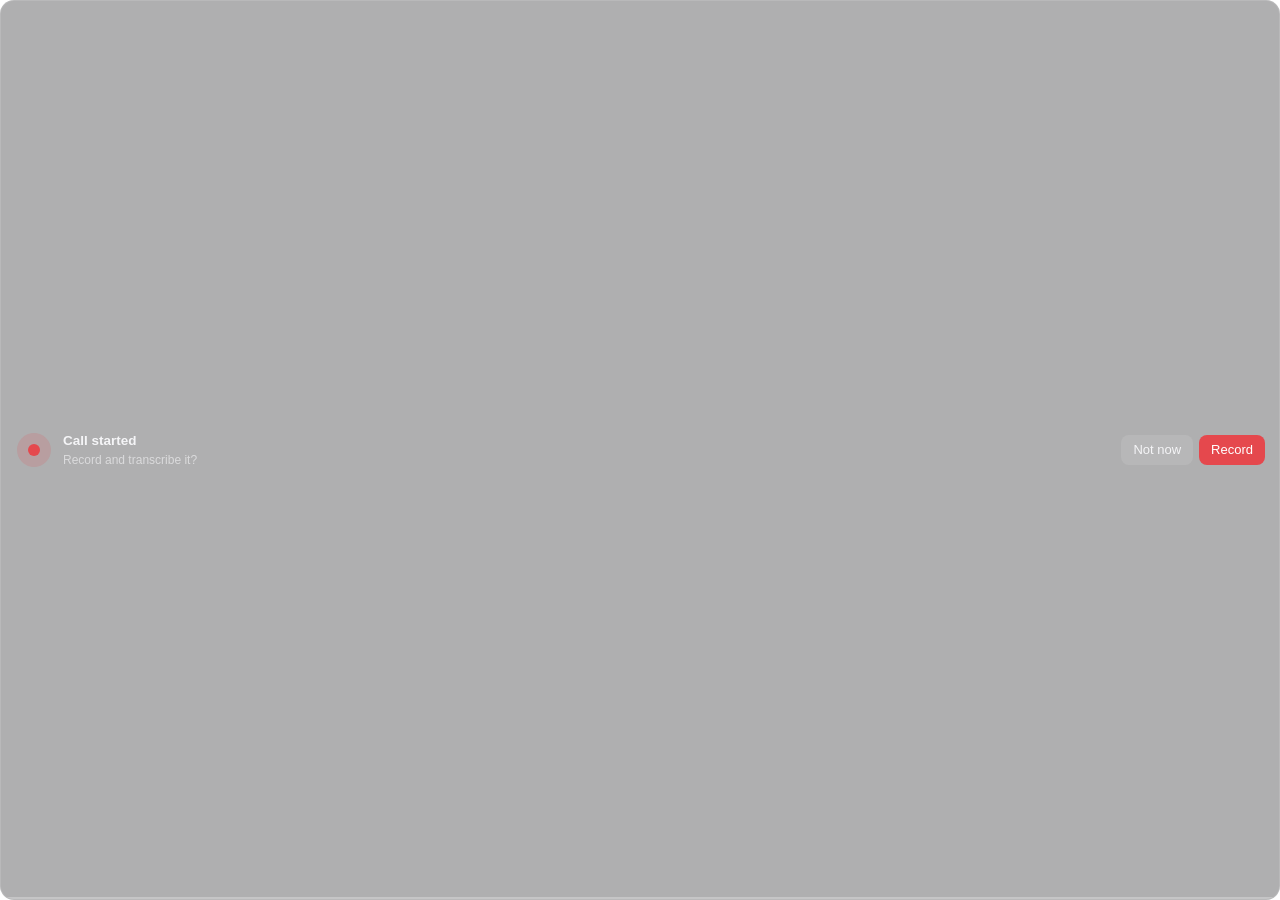
<file: app/ui/prompt.html>
<!doctype html>
<html lang="en">
<head>
  <meta charset="utf-8">
  <title>Record this call?</title>
  <link rel="stylesheet" href="prompt.css">
</head>
<body>
  <div class="card" id="card">
    <div class="glyph"><span></span></div>
    <div class="text">
      <div class="title" id="title">Call started</div>
      <div class="sub">Record and transcribe it?</div>
    </div>
    <div class="buttons">
      <button id="dismiss" class="ghost">Not now</button>
      <button id="record" class="record">Record</button>
    </div>
    <div class="countdown"><div id="countdown"></div></div>
  </div>
  <script src="prompt.js"></script>
</body>
</html>
</file>
<file: app/ui/styles.css>
:root {
  color-scheme: light dark;
  --accent: #e5484d;
  --green: #30a46c;
  --muted: #8b8d98;
  --border: rgba(127, 127, 127, 0.25);
  --panel: rgba(127, 127, 127, 0.08);
  --selected: rgba(127, 127, 127, 0.18);
}
* { box-sizing: border-box; }
html, body { height: 100%; margin: 0; }
body {
  font: 14px/1.45 -apple-system, "Segoe UI", sans-serif;
  display: flex;
  user-select: none;
}
button, input, select, textarea { font: inherit; color: inherit; }
button { border: 1px solid var(--border); background: var(--panel); border-radius: 8px; padding: 6px 12px; cursor: pointer; }
button:hover { background: var(--selected); }
button:disabled { opacity: 0.5; cursor: default; }
button.primary { background: var(--green); border-color: transparent; color: white; }
button.danger { color: var(--accent); }
button.link { border: 0; background: none; color: var(--muted); padding: 4px 6px; }
button.link:hover { color: inherit; }
input, select, textarea { border: 1px solid var(--border); border-radius: 8px; padding: 6px 10px; background: transparent; }
textarea { width: 100%; resize: vertical; font-family: ui-monospace, Menlo, monospace; font-size: 13px; }
kbd { border: 1px solid var(--border); border-radius: 4px; padding: 1px 6px; font-family: inherit; }
code { font-family: ui-monospace, Menlo, monospace; font-size: 0.95em; }
.muted { color: var(--muted); }

#sidebar {
  width: 280px; flex: none; display: flex; flex-direction: column;
  border-right: 1px solid var(--border); background: var(--panel);
}
.record-bar { display: flex; align-items: center; gap: 10px; padding: 14px 14px 6px; }
.record { display: flex; align-items: center; gap: 8px; border-radius: 20px; padding: 8px 16px; font-weight: 600; border: 0; background: var(--accent); color: white; }
.record .dot { width: 10px; height: 10px; border-radius: 50%; background: white; }
.record.recording { background: #444; }
.record.recording .dot { border-radius: 2px; background: var(--accent); animation: blink 1s infinite; }
@keyframes blink { 50% { opacity: 0.3; } }
#timer { font-variant-numeric: tabular-nums; font-size: 18px; }
.meters { display: grid; grid-template-columns: auto 1fr; gap: 4px 10px; align-items: center; padding: 4px 16px 8px; color: var(--muted); font-size: 12px; }
.meter { height: 5px; border-radius: 3px; background: var(--border); overflow: hidden; }
.meter div { height: 100%; width: 0; background: var(--green); transition: width 0.2s; }
.notice { margin: 4px 14px; padding: 8px 10px; border-radius: 8px; background: rgba(229, 72, 77, 0.12); color: var(--accent); font-size: 13px; }
.update { margin: 4px 14px; padding: 8px 10px; border-radius: 8px; background: rgba(48, 164, 108, 0.12); font-size: 13px; display: flex; align-items: center; justify-content: space-between; gap: 8px; }
.update button { color: var(--green); font-weight: 600; padding: 0; }
#search { margin: 8px 14px; }
#meetings { flex: 1; overflow-y: auto; padding: 0 8px 8px; }
#meetings h4 { margin: 12px 8px 4px; font-size: 11px; text-transform: uppercase; letter-spacing: 0.05em; color: var(--muted); }
.meeting { display: block; width: 100%; text-align: left; border: 0; background: none; padding: 8px; border-radius: 8px; }
.meeting.selected { background: var(--selected); }
.meeting .name { display: block; font-weight: 500; white-space: nowrap; overflow: hidden; text-overflow: ellipsis; }
.meeting .sub { display: block; color: var(--muted); font-size: 12px; }
.meeting .snippet { display: block; font-size: 12px; margin-top: 2px; white-space: nowrap; overflow: hidden; text-overflow: ellipsis; }
.meeting .snippet mark { background: rgba(255, 200, 0, 0.4); color: inherit; }
#sidebar footer { display: flex; justify-content: space-between; padding: 6px 10px; border-top: 1px solid var(--border); }

#main { flex: 1; overflow-y: auto; padding: 24px 32px; }
.empty { max-width: 520px; margin: 80px auto; text-align: center; color: var(--muted); }
.empty h2 { color: inherit; }
.detail-header { margin-bottom: 12px; }
.title { width: 100%; font-size: 22px; font-weight: 600; border: 0; padding: 4px 0; background: none; }
.title:focus { outline: none; border-bottom: 1px solid var(--border); }
.participants { width: 100%; border: 0; padding: 2px 0; background: none; font-size: 14px; unicode-bidi: plaintext; }
.participants::placeholder { color: var(--muted); }
.participants:focus { outline: none; border-bottom: 1px solid var(--border); }
.meta { display: flex; gap: 12px; align-items: center; color: var(--muted); margin: 4px 0 10px; }
.meta select { padding: 2px 6px; font-size: 13px; }
.pill { font-size: 12px; padding: 2px 8px; border-radius: 10px; background: var(--panel); }
.pill.done { color: var(--green); }
.pill.error { color: var(--accent); }
.progress { display: flex; align-items: center; gap: 10px; margin: 8px 0; font-size: 13px; color: var(--muted); }
.progress .bar { flex: 1; max-width: 320px; height: 6px; border-radius: 3px; background: var(--border); overflow: hidden; }
.progress .bar div { height: 100%; width: 0; background: var(--green); transition: width 0.3s; }
.error { color: var(--accent); margin: 8px 0; }
.drive { font-size: 13px; color: var(--muted); margin: 6px 0; }
.drive .bad { color: var(--accent); }
.drive button.link { padding: 0 4px; }
.actions { display: flex; flex-wrap: wrap; gap: 8px; align-items: center; margin: 10px 0; }

.video { display: block; width: 100%; max-height: 360px; background: #000; border-radius: 8px; margin-bottom: 8px; cursor: pointer; }
.player { display: flex; align-items: center; gap: 10px; padding: 10px 0; border-top: 1px solid var(--border); border-bottom: 1px solid var(--border); margin-bottom: 16px; }
.player .play { width: 36px; height: 36px; border-radius: 50%; padding: 0; }
.player input[type=range] { flex: 1; padding: 0; border: 0; }
#player-time { font-variant-numeric: tabular-nums; color: var(--muted); min-width: 110px; text-align: right; }

.summary h3 { margin: 18px 0 6px; font-size: 14px; text-transform: uppercase; letter-spacing: 0.04em; color: var(--muted); }
.summary ul { margin: 0; padding-left: 20px; }
.summary li { margin: 3px 0; }
.summary .owner { font-size: 11px; padding: 1px 6px; border-radius: 8px; background: var(--panel); color: var(--muted); margin-left: 6px; }
.summary .model { color: var(--muted); font-size: 12px; margin-top: 10px; }
.summary .placeholder { color: var(--muted); }

.transcript { margin-top: 24px; user-select: text; }
.transcript h3 { font-size: 14px; text-transform: uppercase; letter-spacing: 0.04em; color: var(--muted); }
.line { display: grid; grid-template-columns: 56px var(--who, 52px) 1fr; gap: 10px; padding: 4px 6px; border-radius: 6px; cursor: pointer; }
.line:hover { background: var(--panel); }
.line.current { background: var(--selected); }
.line .time { color: var(--muted); font-variant-numeric: tabular-nums; font-size: 12px; padding-top: 2px; }
.line .who { font-weight: 600; font-size: 12px; padding-top: 2px; white-space: nowrap; overflow: hidden; text-overflow: ellipsis; }
.line.me .who { color: var(--green); }
.line .text { unicode-bidi: plaintext; }

#settings { max-width: 560px; }
#settings h3 { margin: 24px 0 8px; }
#settings label { display: block; margin: 10px 0; }
#settings label input:not([type=checkbox]), #settings label select { display: block; width: 100%; margin-top: 4px; }
#settings small { display: block; color: var(--muted); margin-top: 4px; }
.models { margin: 8px 0; font-size: 13px; }
.vocab-list { margin: 4px 0 10px; font-size: 13px; }
.vocab-list summary { cursor: pointer; color: var(--muted); }
.vocab-list p { margin: 6px 0; }
.models div { display: flex; justify-content: space-between; align-items: center; padding: 6px 0; border-bottom: 1px solid var(--border); }
</file>
<file: app/ui/prompt.css>
/* The window itself is a rounded, blurred macOS HUD panel; this page only draws on top of it. */
* { box-sizing: border-box; }
html, body { margin: 0; height: 100%; background: transparent; overflow: hidden; }
body {
  font: 13px/1.35 -apple-system, "Segoe UI", sans-serif;
  color: #f5f5f7;
  user-select: none;
  -webkit-user-select: none;
  cursor: default;
}
.card {
  position: relative;
  height: 100%;
  display: flex;
  align-items: center;
  gap: 12px;
  padding: 0 14px 0 16px;
  border-radius: 14px;
  border: 1px solid rgba(255, 255, 255, 0.12);
  background: rgba(28, 28, 30, 0.35);
  overflow: hidden;
  animation: enter 0.3s cubic-bezier(0.2, 0.8, 0.2, 1);
}
/* The blurred panel itself is native and can't animate, so only the content moves. */
.card.leaving { animation: leave 0.12s ease-in forwards; }
@keyframes enter { from { opacity: 0; transform: translateX(10px); } }
@keyframes leave { to { opacity: 0; } }

.glyph {
  flex: none;
  width: 34px; height: 34px;
  border-radius: 50%;
  display: grid; place-items: center;
  background: rgba(229, 72, 77, 0.16);
}
.glyph span {
  width: 12px; height: 12px; border-radius: 50%;
  background: #e5484d;
  box-shadow: 0 0 0 0 rgba(229, 72, 77, 0.6);
  animation: pulse 1.8s ease-out infinite;
}
@keyframes pulse { 70% { box-shadow: 0 0 0 9px rgba(229, 72, 77, 0); } 100% { box-shadow: 0 0 0 0 rgba(229, 72, 77, 0); } }

.text { flex: 1; min-width: 0; }
.title { font-weight: 600; font-size: 13.5px; white-space: nowrap; overflow: hidden; text-overflow: ellipsis; }
.sub { color: rgba(245, 245, 247, 0.62); font-size: 12px; margin-top: 1px; }

.buttons { flex: none; display: flex; gap: 6px; }
button {
  font: inherit; font-weight: 500;
  border: 0; border-radius: 8px;
  padding: 6px 12px;
  cursor: pointer;
  color: inherit;
  transition: background 0.15s, transform 0.1s;
}
button:active { transform: scale(0.97); }
button:focus { outline: none; }
button.ghost { background: rgba(255, 255, 255, 0.1); }
button.ghost:hover { background: rgba(255, 255, 255, 0.18); }
button.record { background: #e5484d; color: white; }
button.record:hover { background: #ec5d62; }

.countdown { position: absolute; left: 0; right: 0; bottom: 0; height: 2px; }
.countdown div { height: 100%; width: 100%; background: rgba(255, 255, 255, 0.28); transform-origin: left; transition: transform 0.25s linear; }
</file>
